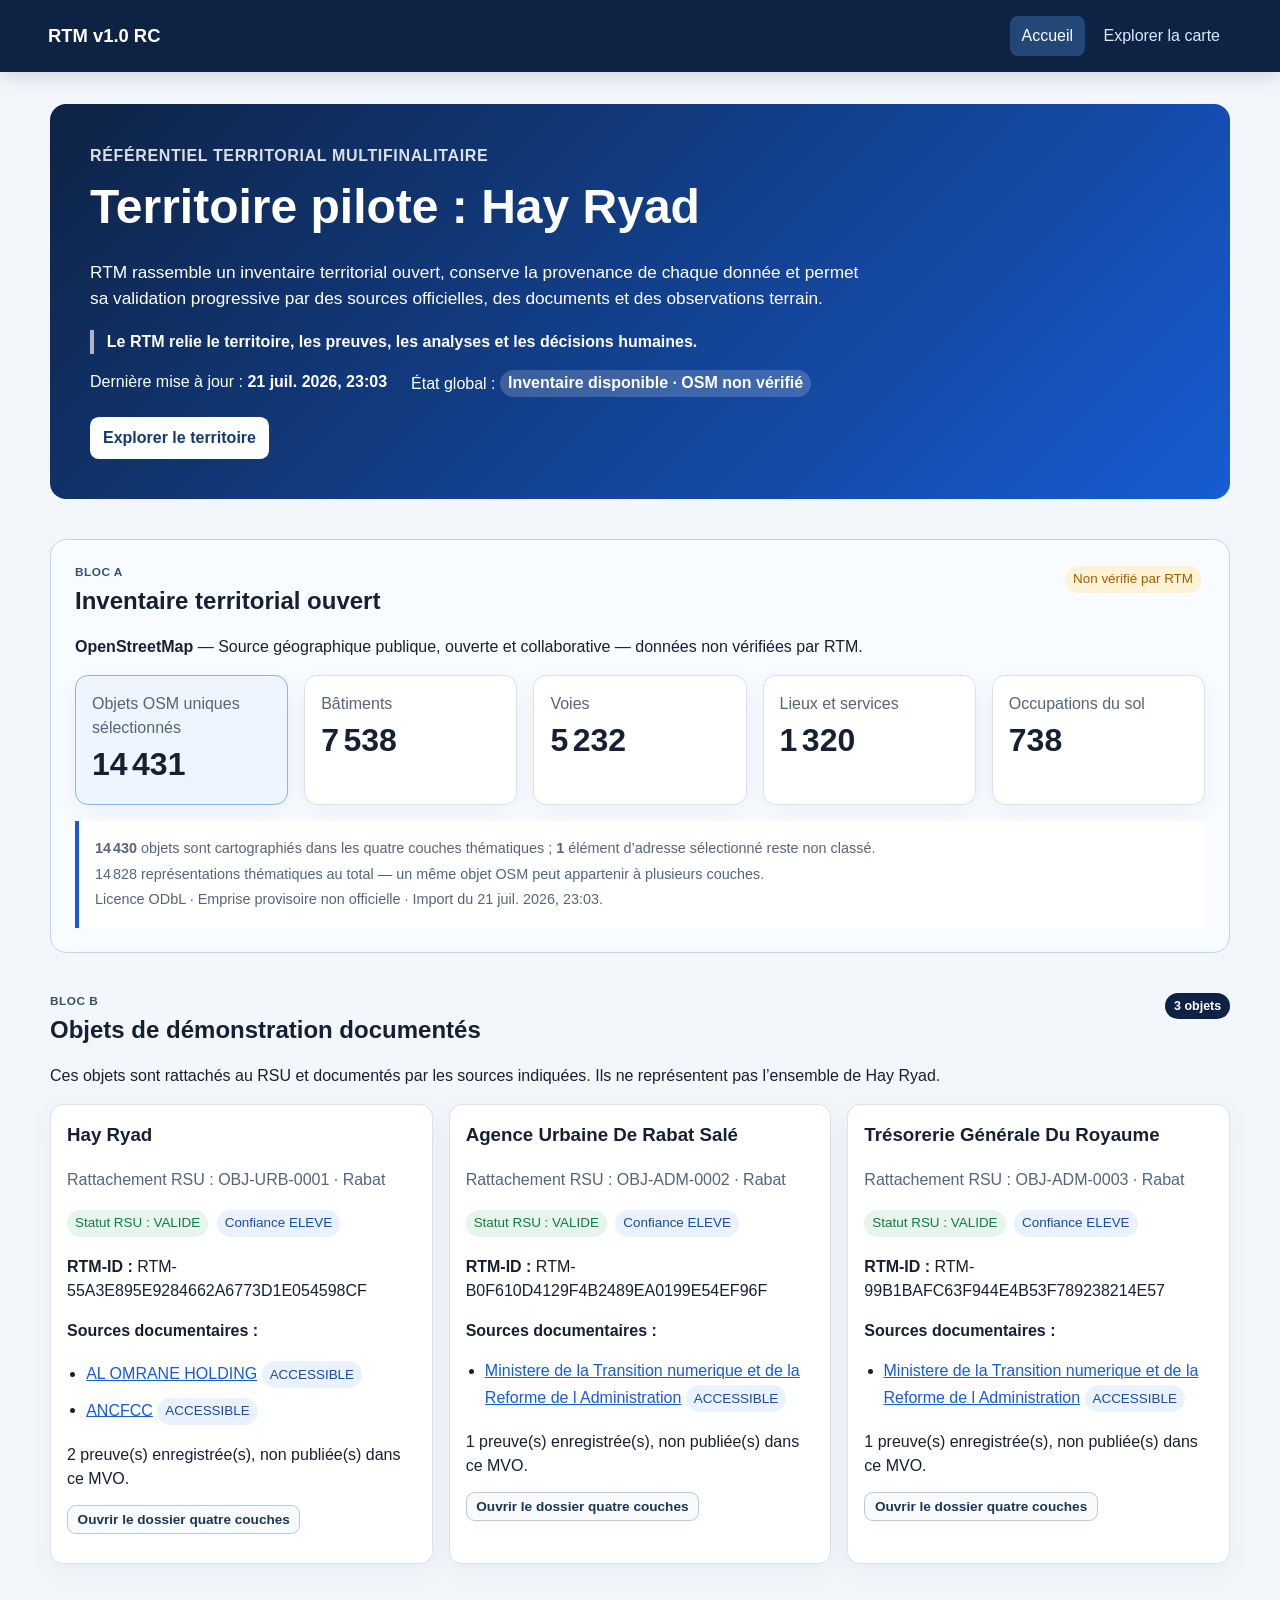
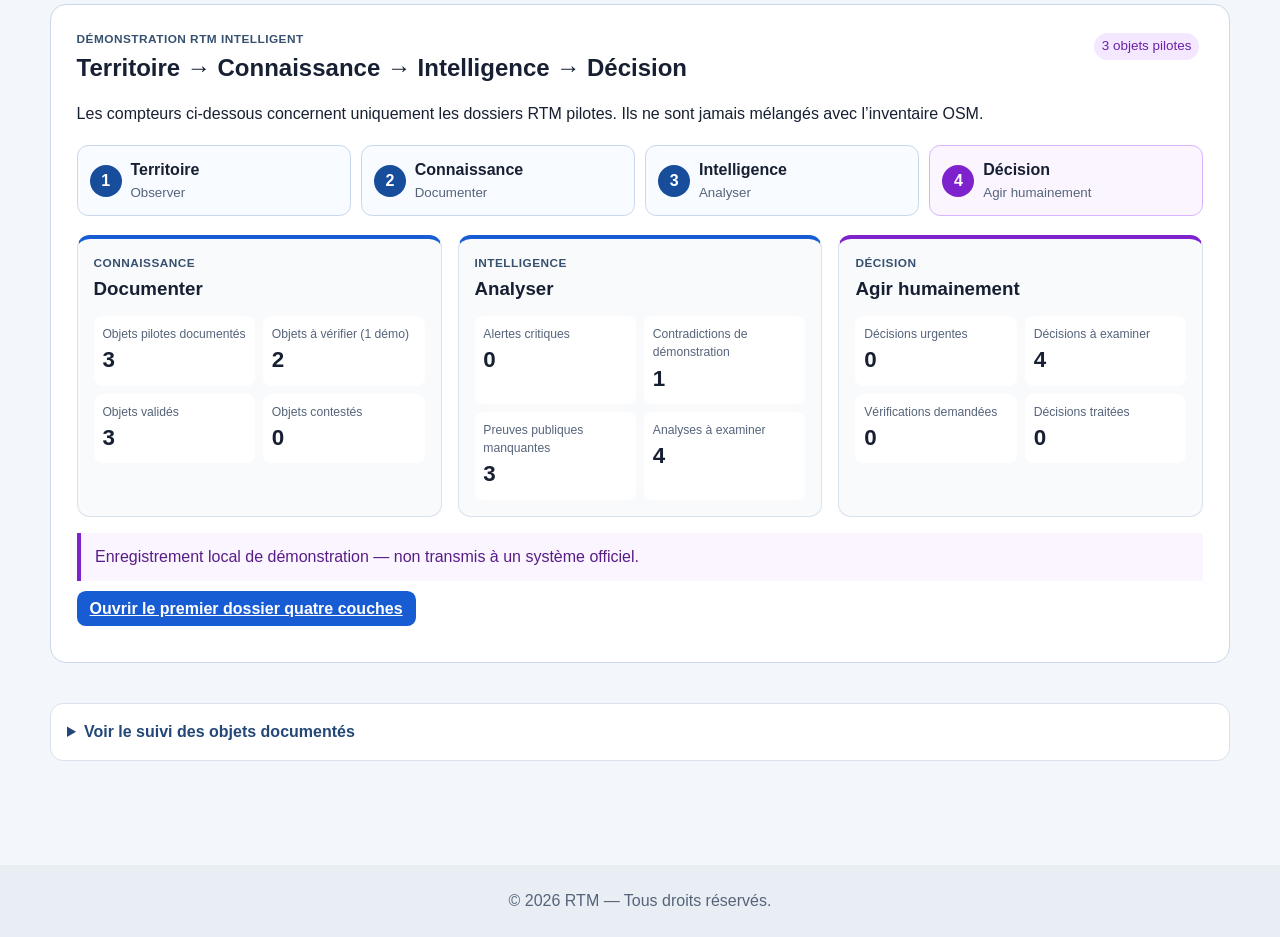
<file: public/index.html>
<!doctype html>
<html lang="fr">
<head>
  <meta charset="utf-8">
  <meta name="viewport" content="width=device-width, initial-scale=1">
  <meta name="description" content="Inventaire territorial ouvert et objets RTM documentés pour le territoire pilote Hay Ryad.">
  <title>RTM v1.0 RC — Tableau de bord</title>
  <link rel="icon" href="data:,">
  <link rel="stylesheet" href="assets/styles.css">
  <script src="assets/app.js" defer></script>
  <script src="assets/four-layers.js" defer></script>
</head>
<body data-page="dashboard">
  <header class="site-header">
    <a class="brand" href="index.html" aria-label="Accueil RTM">RTM v1.0 RC</a>
    <nav aria-label="Navigation principale">
      <a aria-current="page" href="index.html">Accueil</a>
      <a href="map.html">Explorer la carte</a>
    </nav>
  </header>
  <main>
    <section class="hero">
      <p class="eyebrow">Référentiel Territorial Multifinalitaire</p>
      <h1>Territoire pilote : Hay Ryad</h1>
      <p class="hero-intro">RTM rassemble un inventaire territorial ouvert, conserve la provenance de chaque donnée et permet sa validation progressive par des sources officielles, des documents et des observations terrain.</p>
      <p class="hero-bridge">Le RTM relie le territoire, les preuves, les analyses et les décisions humaines.</p>
      <div class="meta-line">
        <span>Dernière mise à jour : <strong id="last-updated">Chargement…</strong></span>
        <span>État global : <strong id="global-status" class="status">Chargement…</strong></span>
      </div>
      <p class="hero-action"><a class="button light" href="map.html">Explorer le territoire</a></p>
    </section>

    <section class="inventory-section" aria-labelledby="inventory-title">
      <div class="section-heading">
        <div>
          <p class="eyebrow dark">Bloc A</p>
          <h2 id="inventory-title">Inventaire territorial ouvert</h2>
        </div>
        <span class="tag warn">Non vérifié par RTM</span>
      </div>
      <p><strong>OpenStreetMap</strong> — Source géographique publique, ouverte et collaborative — données non vérifiées par RTM.</p>
      <div id="inventory-metrics" class="metric-grid inventory-metrics" aria-live="polite"></div>
      <div id="inventory-method" class="method-note" aria-live="polite"></div>
    </section>

    <section aria-labelledby="objects-title">
      <div class="section-heading">
        <div>
          <p class="eyebrow dark">Bloc B</p>
          <h2 id="objects-title">Objets de démonstration documentés</h2>
        </div>
        <strong id="documented-count" class="count-badge">0 objet</strong>
      </div>
      <p>Ces objets sont rattachés au RSU et documentés par les sources indiquées. Ils ne représentent pas l’ensemble de Hay Ryad.</p>
      <div id="objects" class="object-grid" aria-live="polite"></div>
    </section>

    <section class="decision-zone" aria-labelledby="decision-zone-title">
      <div class="section-heading">
        <div>
          <p class="eyebrow dark">Démonstration RTM intelligent</p>
          <h2 id="decision-zone-title">Territoire → Connaissance → Intelligence → Décision</h2>
        </div>
        <span class="tag demo">3 objets pilotes</span>
      </div>
      <p>Les compteurs ci-dessous concernent uniquement les dossiers RTM pilotes. Ils ne sont jamais mélangés avec l’inventaire OSM.</p>
      <div class="four-layer-overview" aria-label="Les quatre couches du RTM">
        <div class="layer-step"><span>1</span><strong>Territoire</strong><small>Observer</small></div>
        <div class="layer-step"><span>2</span><strong>Connaissance</strong><small>Documenter</small></div>
        <div class="layer-step"><span>3</span><strong>Intelligence</strong><small>Analyser</small></div>
        <div class="layer-step human"><span>4</span><strong>Décision</strong><small>Agir humainement</small></div>
      </div>
      <div id="four-layer-dashboard" aria-live="polite"><p class="muted">Chargement des dossiers pilotes…</p></div>
    </section>

    <details class="secondary-disclosure">
      <summary>Voir le suivi des objets documentés</summary>
      <div class="secondary-content">
        <section aria-labelledby="alerts-title">
          <h2 id="alerts-title">Alertes visibles</h2>
          <div id="alerts" aria-live="polite"></div>
        </section>
        <section aria-labelledby="history-title">
          <h2 id="history-title">Historique récent</h2>
          <div class="table-wrap">
            <table>
              <thead><tr><th>Date</th><th>Type</th><th>Objet</th><th>Sources</th></tr></thead>
              <tbody id="history"></tbody>
            </table>
          </div>
        </section>
      </div>
    </details>
  </main>
  <footer>© 2026 RTM — Tous droits réservés.</footer>
</body>
</html>
</file>
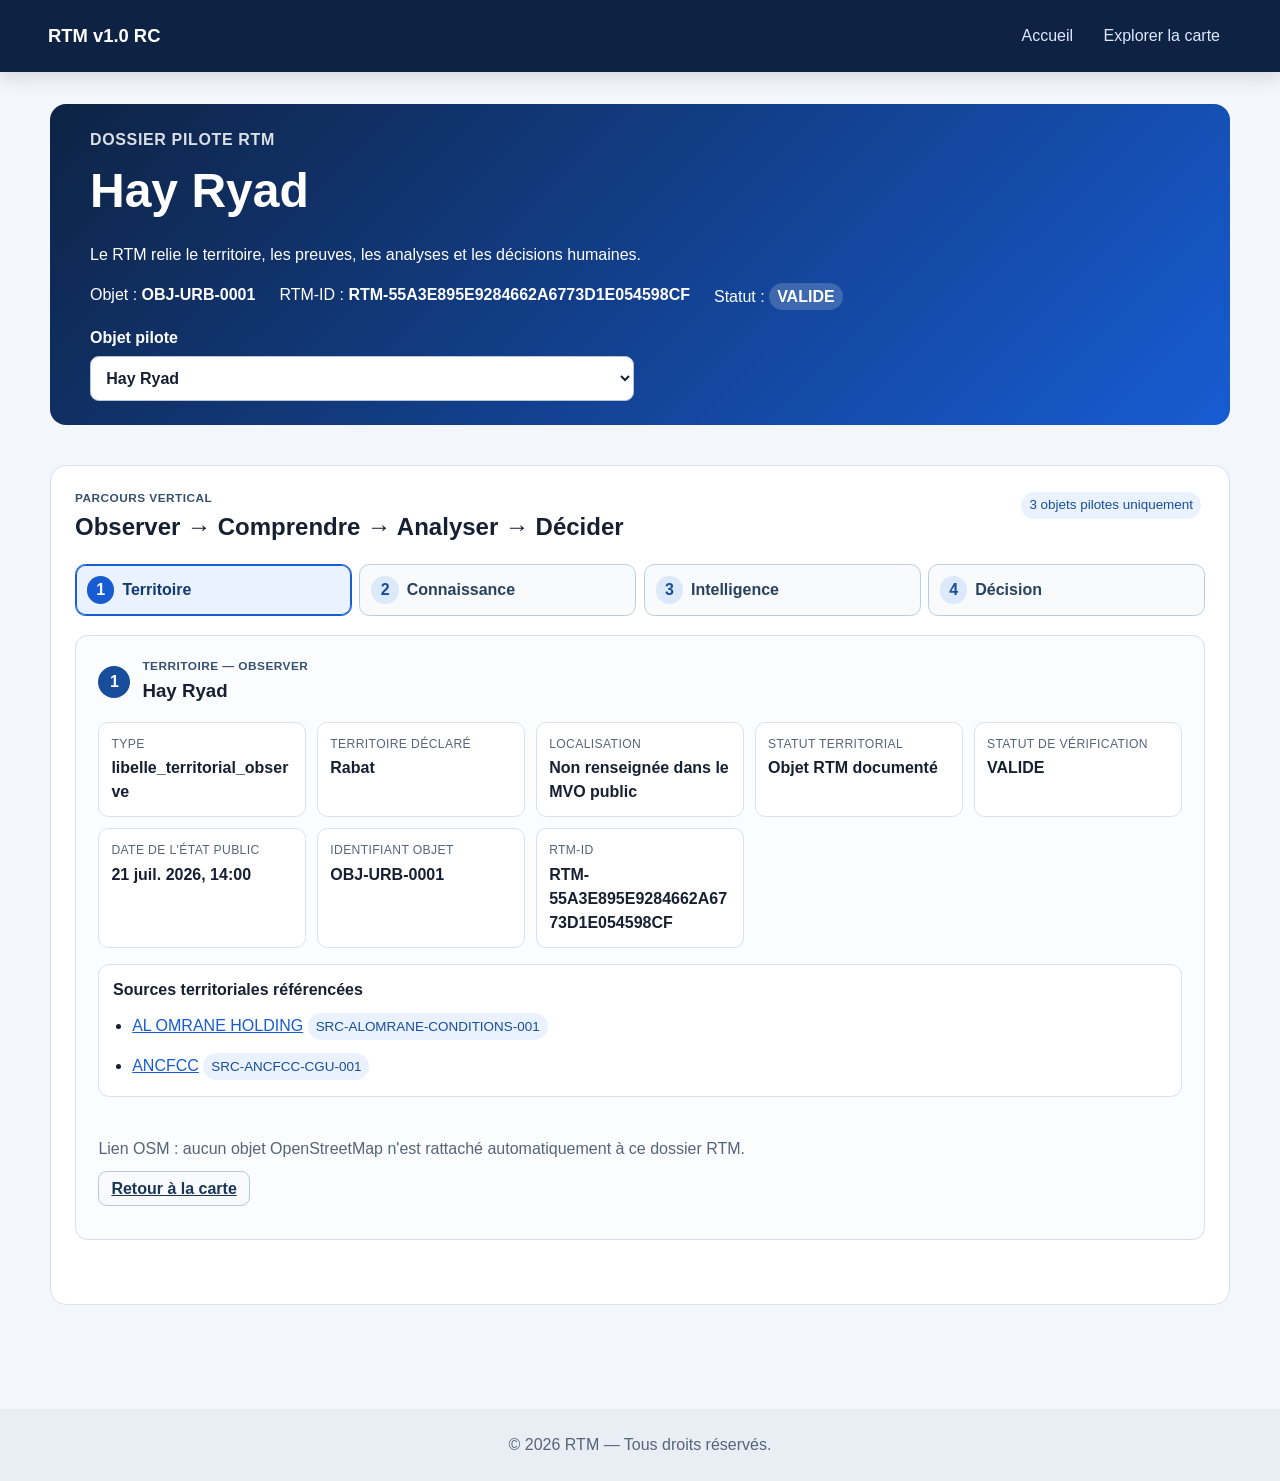
<file: public/object.html>
<!doctype html>
<html lang="fr">
<head>
  <meta charset="utf-8">
  <meta name="viewport" content="width=device-width, initial-scale=1">
  <meta name="description" content="Dossier de connaissance, analyse explicable et décision humaine locale pour un objet pilote RTM.">
  <title>RTM v1.0 RC — Dossier quatre couches</title>
  <link rel="icon" href="data:,">
  <link rel="stylesheet" href="assets/styles.css">
  <script src="assets/four-layers.js" defer></script>
</head>
<body data-page="object">
  <header class="site-header">
    <a class="brand" href="index.html" aria-label="Accueil RTM">RTM v1.0 RC</a>
    <nav aria-label="Navigation principale">
      <a href="index.html">Accueil</a>
      <a href="map.html">Explorer la carte</a>
    </nav>
  </header>
  <main>
    <section class="hero compact object-hero">
      <p class="eyebrow">Dossier pilote RTM</p>
      <h1 id="object-title">Chargement du dossier…</h1>
      <p>Le RTM relie le territoire, les preuves, les analyses et les décisions humaines.</p>
      <div id="object-summary" class="meta-line" aria-live="polite"></div>
      <label class="object-picker" for="object-selector">
        <span>Objet pilote</span>
        <select id="object-selector" aria-label="Choisir un objet pilote"></select>
      </label>
    </section>

    <section class="four-layer-shell" aria-labelledby="four-layer-title">
      <div class="section-heading">
        <div>
          <p class="eyebrow dark">Parcours vertical</p>
          <h2 id="four-layer-title">Observer → Comprendre → Analyser → Décider</h2>
        </div>
        <span class="tag">3 objets pilotes uniquement</span>
      </div>

      <div class="layer-tabs" role="tablist" aria-label="Couches du dossier RTM">
        <button id="tab-territory" type="button" role="tab" aria-selected="true" aria-controls="panel-territory" data-layer-tab="territory"><span>1</span> Territoire</button>
        <button id="tab-knowledge" type="button" role="tab" aria-selected="false" aria-controls="panel-knowledge" data-layer-tab="knowledge"><span>2</span> Connaissance</button>
        <button id="tab-analysis" type="button" role="tab" aria-selected="false" aria-controls="panel-analysis" data-layer-tab="analysis"><span>3</span> Intelligence</button>
        <button id="tab-decision" type="button" role="tab" aria-selected="false" aria-controls="panel-decision" data-layer-tab="decision"><span>4</span> Décision</button>
      </div>

      <section id="panel-territory" class="layer-panel" role="tabpanel" aria-labelledby="tab-territory" data-layer-panel="territory">
        <div id="territory-content" aria-live="polite"></div>
      </section>

      <section id="panel-knowledge" class="layer-panel" role="tabpanel" aria-labelledby="tab-knowledge" data-layer-panel="knowledge" hidden>
        <div id="knowledge-content" aria-live="polite"></div>
      </section>

      <section id="panel-analysis" class="layer-panel" role="tabpanel" aria-labelledby="tab-analysis" data-layer-panel="analysis" hidden>
        <div class="panel-action-row">
          <div>
            <p class="eyebrow dark">Moteur déclaratif</p>
            <h3>Analyse explicable</h3>
          </div>
          <button id="rerun-analysis" class="button" type="button">Relancer l’analyse</button>
        </div>
        <p class="prudence-note">Une analyse automatique est un constat explicable, jamais une vérité certaine ni une décision.</p>
        <div id="analysis-run-summary" class="analysis-summary" aria-live="polite"></div>
        <div id="analysis-results" class="analysis-list" aria-live="polite"></div>
      </section>

      <section id="panel-decision" class="layer-panel" role="tabpanel" aria-labelledby="tab-decision" data-layer-panel="decision" hidden>
        <div class="panel-action-row">
          <div>
            <p class="eyebrow dark">Validation humaine</p>
            <h3>Décision locale de démonstration</h3>
          </div>
          <button id="reset-local-decisions" class="button secondary" type="button">Réinitialiser les décisions locales</button>
        </div>
        <p class="local-storage-note">Enregistrement local de démonstration — non transmis à un système officiel.</p>
        <label class="decision-picker" for="decision-analysis-picker">
          <span>Analyse à examiner</span>
          <select id="decision-analysis-picker"></select>
        </label>
        <div id="decision-detail" aria-live="polite"></div>
        <div class="decision-actions" aria-label="Actions de décision humaine">
          <button type="button" class="button" data-decision-action="APPROUVER">Approuver</button>
          <button type="button" class="button secondary" data-decision-action="REJETER">Rejeter</button>
          <button type="button" class="button secondary" data-decision-action="DEMANDER_VERIFICATION">Demander une vérification</button>
          <button type="button" class="button secondary" data-decision-action="MARQUER_TRAITE">Marquer comme traité</button>
        </div>
        <p id="decision-feedback" class="decision-feedback" aria-live="polite"></p>
      </section>
    </section>
  </main>
  <footer>© 2026 RTM — Tous droits réservés.</footer>
</body>
</html>
</file>
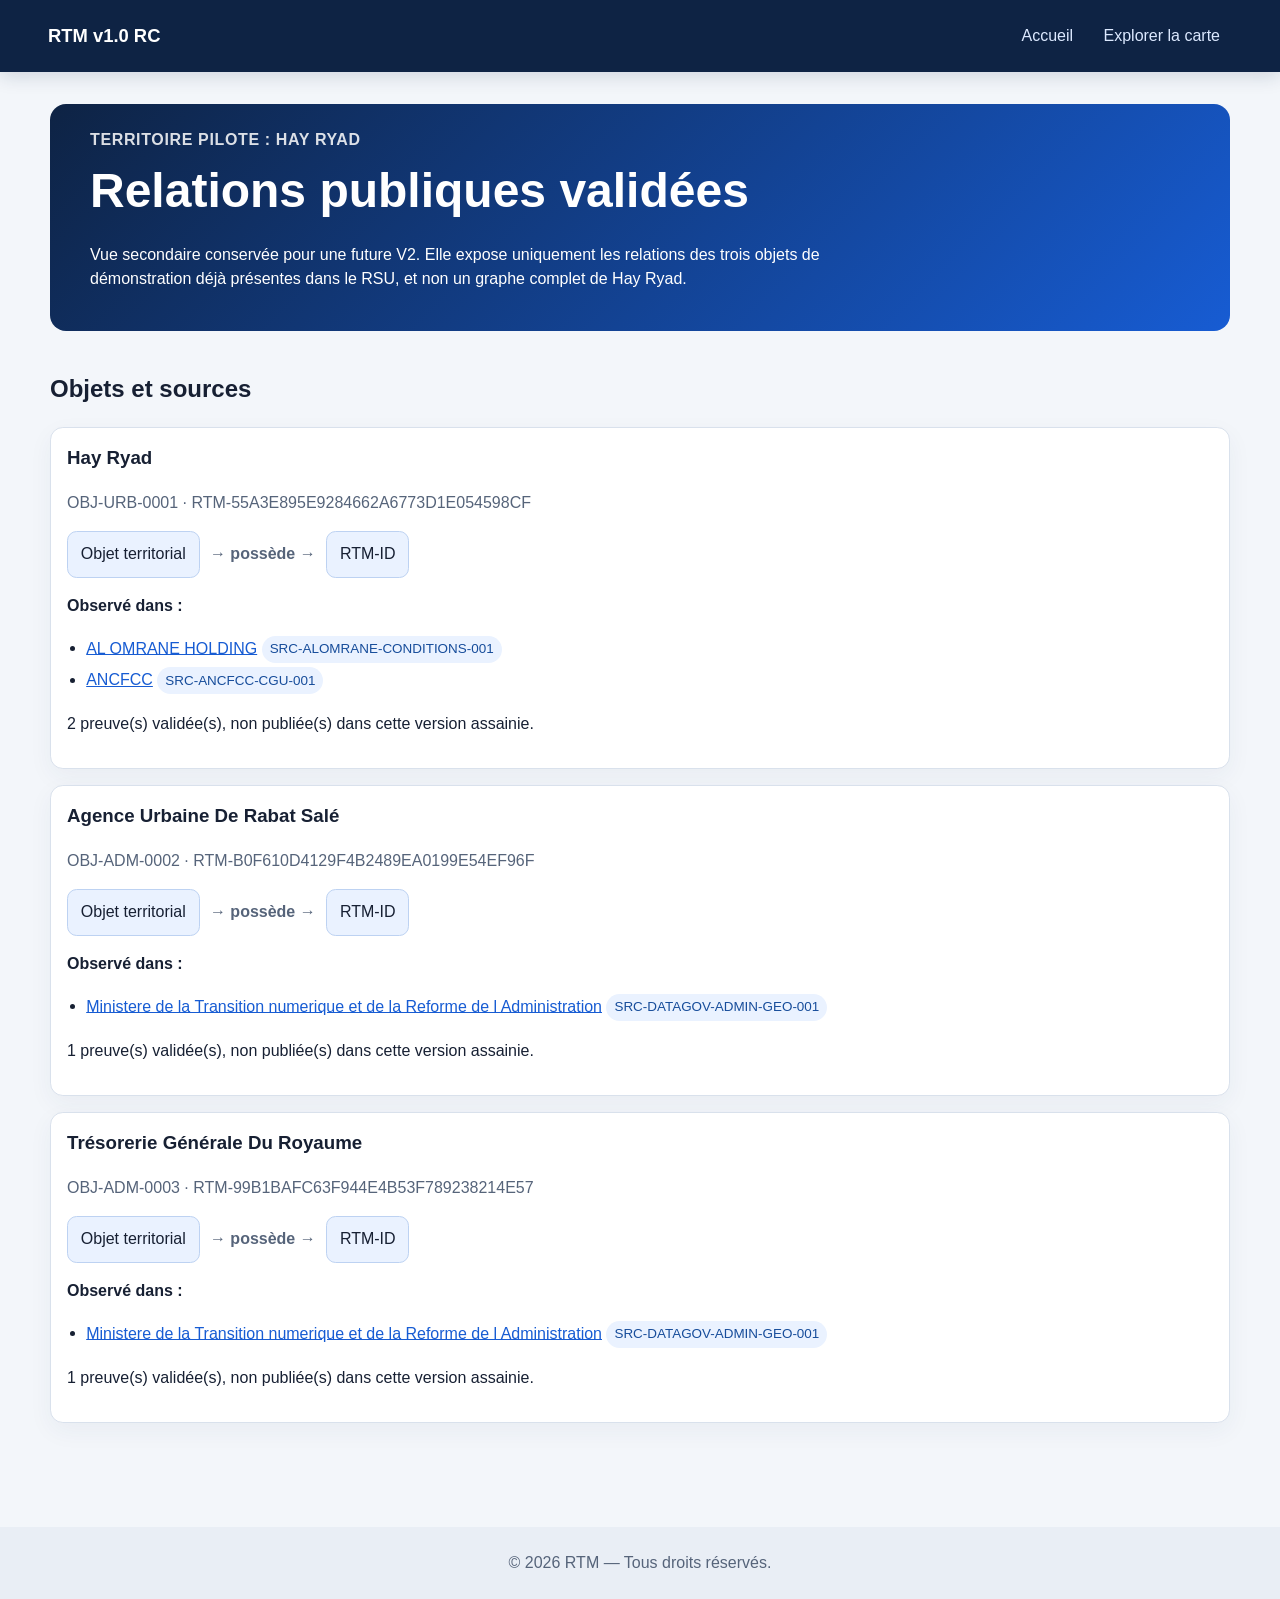
<file: public/relations.html>
<!doctype html>
<html lang="fr">
<head>
  <meta charset="utf-8">
  <meta name="viewport" content="width=device-width, initial-scale=1">
  <meta name="description" content="Graphe public des relations validées entre objets RTM et sources.">
  <title>RTM v1.0 RC — Graphe</title>
  <link rel="icon" href="data:,">
  <link rel="stylesheet" href="assets/styles.css">
  <script src="assets/app.js" defer></script>
</head>
<body data-page="relations">
  <header class="site-header">
    <a class="brand" href="index.html" aria-label="Accueil RTM">RTM v1.0 RC</a>
    <nav aria-label="Navigation principale">
      <a href="index.html">Accueil</a>
      <a href="map.html">Explorer la carte</a>
    </nav>
  </header>
  <main>
    <section class="hero compact">
      <p class="eyebrow">Territoire pilote : Hay Ryad</p>
      <h1>Relations publiques validées</h1>
      <p>Vue secondaire conservée pour une future V2. Elle expose uniquement les relations des trois objets de démonstration déjà présentes dans le RSU, et non un graphe complet de Hay Ryad.</p>
    </section>
    <section aria-labelledby="relations-title">
      <h2 id="relations-title">Objets et sources</h2>
      <div id="relations" class="relations-list" aria-live="polite"></div>
    </section>
  </main>
  <footer>© 2026 RTM — Tous droits réservés.</footer>
</body>
</html>
</file>
<file: public/assets/styles.css>
:root {
  color-scheme: light;
  --ink: #172033;
  --muted: #56647a;
  --surface: #ffffff;
  --canvas: #f3f6fa;
  --line: #d9e1ec;
  --brand: #175cd3;
  --brand-soft: #eaf2ff;
  --good: #117a43;
  --warn: #a15c00;
  --critical: #b42318;
  font-family: "Segoe UI", Arial, sans-serif;
}

* { box-sizing: border-box; }
body { margin: 0; color: var(--ink); background: var(--canvas); line-height: 1.5; }
a { color: var(--brand); }
.site-header { position: relative; z-index: 1001; display: flex; justify-content: space-between; align-items: center; gap: 1rem; padding: 1rem clamp(1rem, 4vw, 3rem); background: #0e2344; color: #fff; box-shadow: 0 4px 18px rgba(14,35,68,.16); }
.brand { color: #fff; font-size: 1.15rem; font-weight: 800; text-decoration: none; }
nav { display: flex; gap: .4rem; flex-wrap: wrap; }
nav a { color: #dce9ff; padding: .5rem .75rem; border-radius: .5rem; text-decoration: none; }
nav a:hover, nav a[aria-current="page"] { color: #fff; background: #234877; }
main { width: min(1180px, calc(100% - 2rem)); margin: 0 auto; padding: 2rem 0 4rem; }
section { margin-bottom: 2.5rem; }
.hero { padding: clamp(1.4rem, 4vw, 2.5rem); background: linear-gradient(135deg, #0e2344, #175cd3); color: #fff; border-radius: 1rem; }
.hero.compact { padding-block: 1.5rem; }
.hero h1 { margin: .2rem 0 .7rem; font-size: clamp(1.8rem, 4vw, 3rem); }
.hero p { max-width: 780px; }
.hero-intro { font-size: 1.08rem; }
.hero-bridge { padding-left: .8rem; border-left: .25rem solid rgba(255,255,255,.65); font-weight: 700; }
.hero-action { margin: 1.25rem 0 0; }
.eyebrow { margin: 0; font-weight: 700; letter-spacing: .04em; text-transform: uppercase; opacity: .85; }
.meta-line { display: flex; gap: .75rem 1.5rem; flex-wrap: wrap; }
.status { display: inline-block; padding: .1rem .5rem; border-radius: 999px; background: rgba(255,255,255,.18); }
.metric-grid, .object-grid { display: grid; grid-template-columns: repeat(auto-fit, minmax(190px, 1fr)); gap: 1rem; }
.metric, .object-card, .alert, .relation-card, .detail-panel { background: var(--surface); border: 1px solid var(--line); border-radius: .8rem; padding: 1rem; box-shadow: 0 8px 24px rgba(30,55,90,.05); }
.object-card { overflow-wrap: anywhere; }
.metric strong { display: block; font-size: 2rem; }
.metric span, .muted { color: var(--muted); }
.object-card h3, .relation-card h3 { margin-top: 0; }
.tag { display: inline-block; margin: .15rem .25rem .15rem 0; padding: .2rem .5rem; border-radius: 999px; background: var(--brand-soft); color: #174d9b; font-size: .84rem; }
.tag.good { background: #e6f6ed; color: var(--good); }
.tag.warn { background: #fff3d6; color: var(--warn); }
.tag.critical { background: #feeceb; color: var(--critical); }
.tag.demo { background: #f3e8ff; color: #6b21a8; }
.alert { border-left: .35rem solid var(--critical); }
.alert h3 { margin: 0 0 .35rem; color: var(--critical); }
.table-wrap { overflow-x: auto; background: var(--surface); border: 1px solid var(--line); border-radius: .8rem; }
table { width: 100%; border-collapse: collapse; }
th, td { text-align: left; padding: .8rem; border-bottom: 1px solid var(--line); vertical-align: top; }
th { background: #edf2f8; }
tr:last-child td { border-bottom: 0; }
.map-hero { margin-bottom: 1.25rem; }
.map-source-note { margin: 1rem 0 0; padding: .75rem .9rem; border-left: .3rem solid #9cc2ff; background: rgba(255,255,255,.1); }
.map-disclaimer { margin: 1rem 0 0; padding: .75rem .9rem; border: 1px solid rgba(255,255,255,.35); border-radius: .7rem; background: rgba(255,255,255,.12); }
.map-workspace { display: grid; grid-template-columns: minmax(260px, 310px) minmax(0, 1fr); grid-template-areas: "controls stage" "details stage"; gap: 1rem; align-items: start; }
.map-panel { grid-area: controls; background: var(--surface); border: 1px solid var(--line); border-radius: .85rem; box-shadow: 0 8px 24px rgba(30,55,90,.05); overflow: hidden; }
.map-panel > summary { display: none; padding: .9rem 1rem; cursor: pointer; font-weight: 750; }
.map-panel-content { padding: 1rem; }
.panel-heading { display: flex; align-items: flex-start; justify-content: space-between; gap: .75rem; margin-bottom: 1rem; }
.panel-heading h2 { margin: .1rem 0 0; font-size: 1.15rem; }
.eyebrow.dark { color: #36506f; font-size: .74rem; opacity: 1; }
.count-badge { flex: 0 0 auto; padding: .25rem .55rem; border-radius: 999px; background: #0e2344; color: #fff; font-size: .78rem; font-weight: 750; }
.search-field { display: grid; gap: .35rem; margin-bottom: 1rem; color: var(--muted); font-size: .86rem; font-weight: 650; }
.search-field input { width: 100%; min-height: 2.7rem; padding: .6rem .7rem; border: 1px solid #b8c5d6; border-radius: .55rem; background: #fff; color: var(--ink); font: inherit; }
.search-field input:focus { outline: 3px solid rgba(23,92,211,.18); border-color: var(--brand); }
.search-results { display: grid; gap: .35rem; margin: -.55rem 0 1rem; }
.search-results:empty { display: none; }
.search-results p { margin: 0; font-size: .8rem; }
.search-results button { display: grid; gap: .1rem; width: 100%; padding: .55rem .65rem; border: 1px solid #c8d4e2; border-radius: .55rem; background: #f8fafc; color: var(--ink); font: inherit; text-align: left; cursor: pointer; }
.search-results button:hover, .search-results button:focus-visible { border-color: var(--brand); background: var(--brand-soft); outline: 0; }
.search-results button strong { font-size: .82rem; }
.search-results button span { color: var(--muted); font-size: .72rem; }
.control-group { display: grid; gap: .45rem; margin: 0 0 1rem; padding: .8rem; border: 1px solid var(--line); border-radius: .65rem; }
.control-group legend { padding: 0 .35rem; color: #30445f; font-size: .85rem; font-weight: 750; }
.control-group label { display: flex; align-items: flex-start; gap: .5rem; min-height: 1.6rem; color: #34445d; font-size: .86rem; cursor: pointer; }
.control-group input { margin-top: .18rem; accent-color: var(--brand); }
.legend { display: grid; grid-template-columns: 1fr 1fr; gap: .45rem .7rem; font-size: .78rem; color: var(--muted); }
.legend h3 { grid-column: 1 / -1; margin: 0 0 .2rem; color: var(--ink); font-size: .9rem; }
.legend span { display: flex; align-items: center; gap: .4rem; }
.legend-swatch { width: .85rem; height: .85rem; border: 2px solid currentColor; border-radius: .18rem; background: currentColor; opacity: .78; }
.legend-swatch.rtm { color: #ea580c; border-radius: 50%; }
.legend-swatch.place { color: #8b5cf6; border-radius: 50%; }
.legend-swatch.road { height: .2rem; color: #2563eb; border: 0; }
.legend-swatch.building { color: #94a3b8; }
.legend-swatch.landuse { color: #65a30d; }
.legend-swatch.observation { color: #be123c; border-radius: 50%; }
.map-stage { grid-area: stage; min-width: 0; padding: .65rem; border: 1px solid var(--line); border-radius: .85rem; background: var(--surface); box-shadow: 0 8px 24px rgba(30,55,90,.05); }
.map-toolbar { display: flex; align-items: center; justify-content: space-between; gap: .75rem; min-height: 2.8rem; padding: 0 .15rem .65rem; }
.button { min-height: 2.35rem; padding: .5rem .75rem; border: 1px solid transparent; border-radius: .55rem; background: var(--brand); color: #fff; font: inherit; font-weight: 700; cursor: pointer; }
.button:hover { filter: brightness(.94); }
.button:focus-visible { outline: 3px solid rgba(23,92,211,.25); outline-offset: 2px; }
.button.light { display: inline-flex; align-items: center; background: #fff; color: #123b70; text-decoration: none; }
.button.secondary { border-color: #b9c8da; background: #f8fafc; color: #193656; }
.button.small { min-height: 2rem; padding: .38rem .6rem; font-size: .85rem; text-decoration: none; }
.button:disabled { cursor: not-allowed; filter: grayscale(.7); opacity: .55; }
.map-status { color: var(--muted); font-size: .8rem; text-align: right; }
.error-text { color: var(--critical); font-weight: 700; }
.leaflet-map { width: 100%; height: min(72vh, 720px); min-height: 560px; border-radius: .6rem; background: #dce5ec; }
.leaflet-container { font-family: "Segoe UI", Arial, sans-serif; }
.leaflet-tooltip { border: 0; border-radius: .4rem; box-shadow: 0 5px 18px rgba(14,35,68,.2); color: var(--ink); font-weight: 650; }
.map-detail { grid-area: details; min-height: 10rem; margin: 0; overflow-wrap: anywhere; }
.map-detail h2 { margin: .15rem 0 .65rem; font-size: 1.2rem; }
.feature-details { display: grid; gap: .55rem; margin: .8rem 0 0; }
.feature-details div { padding-top: .5rem; border-top: 1px solid var(--line); }
.feature-details dt { color: var(--muted); font-size: .75rem; font-weight: 750; text-transform: uppercase; letter-spacing: .035em; }
.feature-details dd { margin: .12rem 0 0; font-size: .88rem; }
.relations-list { display: grid; gap: 1rem; }
.relation-flow { display: flex; align-items: center; gap: .65rem; flex-wrap: wrap; margin: .8rem 0; }
.node { padding: .65rem .8rem; border: 1px solid #bdd2f2; border-radius: .6rem; background: var(--brand-soft); }
.arrow { color: var(--muted); font-weight: 700; }
.source-list { margin: .6rem 0 0; padding-left: 1.2rem; }
.source-list.compact { display: grid; gap: .35rem; }
.section-heading { display: flex; align-items: flex-start; justify-content: space-between; gap: 1rem; margin-bottom: .7rem; }
.section-heading h2 { margin: .1rem 0 0; }
.inventory-section { padding: clamp(1.1rem, 3vw, 1.5rem); border: 1px solid #bfd3ef; border-radius: 1rem; background: #f8fbff; }
.inventory-metrics .metric:first-child { border-color: #8bb2e9; background: #eef5ff; }
.method-note { margin-top: 1rem; padding: .8rem 1rem; border-left: .3rem solid var(--brand); background: #fff; color: var(--muted); font-size: .9rem; }
.method-note p { margin: .25rem 0; }
.secondary-disclosure { margin-bottom: 2.5rem; border: 1px solid var(--line); border-radius: .8rem; background: var(--surface); }
.secondary-disclosure > summary { padding: 1rem; color: #234877; font-weight: 750; cursor: pointer; }
.secondary-content { padding: 0 1rem 1rem; }
.secondary-content section:last-child { margin-bottom: 0; }
.decision-zone { padding: clamp(1.1rem, 3vw, 1.6rem); border: 1px solid #c9d7ea; border-radius: 1rem; background: #fff; }
.four-layer-overview { display: grid; grid-template-columns: repeat(4, 1fr); gap: .65rem; margin: 1.2rem 0; }
.layer-step { display: grid; grid-template-columns: auto 1fr; gap: .05rem .55rem; align-items: center; padding: .75rem; border: 1px solid #c8d7eb; border-radius: .7rem; background: #f8fbff; }
.layer-step > span, .layer-number { display: inline-grid; place-items: center; width: 2rem; height: 2rem; grid-row: 1 / span 2; border-radius: 50%; background: #174d9b; color: #fff; font-weight: 800; }
.layer-step small { color: var(--muted); }
.layer-step.human { border-color: #d8b4fe; background: #faf5ff; }
.layer-step.human > span { background: #7e22ce; }
.decision-dashboard-grid { display: grid; grid-template-columns: repeat(3, 1fr); gap: 1rem; }
.decision-group { padding: 1rem; border: 1px solid var(--line); border-top: .3rem solid var(--brand); border-radius: .8rem; background: #f8fafc; }
.decision-group.human { border-top-color: #7e22ce; }
.decision-group h3 { margin: .15rem 0 .8rem; }
.decision-metric-grid { display: grid; grid-template-columns: 1fr 1fr; gap: .5rem; }
.decision-metric { padding: .55rem; border-radius: .55rem; background: #fff; }
.decision-metric span { display: block; color: var(--muted); font-size: .76rem; }
.decision-metric strong { font-size: 1.4rem; }
.object-picker, .decision-picker { display: grid; gap: .35rem; max-width: 34rem; margin-top: 1rem; font-weight: 700; }
.object-picker select, .decision-picker select { min-height: 2.8rem; padding: .55rem .7rem; border: 1px solid #b8c5d6; border-radius: .55rem; background: #fff; color: var(--ink); font: inherit; }
.four-layer-shell { padding: clamp(1rem, 3vw, 1.5rem); border: 1px solid var(--line); border-radius: 1rem; background: #fff; }
.layer-tabs { display: grid; grid-template-columns: repeat(4, 1fr); gap: .45rem; margin: 1.2rem 0; }
.layer-tabs button { display: flex; align-items: center; gap: .5rem; min-height: 3.2rem; padding: .6rem .7rem; border: 1px solid #bdcce0; border-radius: .65rem; background: #f8fafc; color: #27415f; font: inherit; font-weight: 750; cursor: pointer; }
.layer-tabs button span { display: inline-grid; place-items: center; width: 1.7rem; height: 1.7rem; border-radius: 50%; background: #dce9fb; color: #174d9b; }
.layer-tabs button[aria-selected="true"] { border-color: #175cd3; background: #eaf2ff; color: #123b70; box-shadow: inset 0 0 0 1px #175cd3; }
.layer-tabs button[aria-selected="true"] span { background: #175cd3; color: #fff; }
.layer-panel { min-height: 24rem; padding: clamp(1rem, 3vw, 1.4rem); border: 1px solid #d4deeb; border-radius: .8rem; background: #fbfcfe; }
.layer-heading { display: flex; align-items: center; gap: .75rem; margin-bottom: 1rem; }
.layer-heading h3, .panel-action-row h3 { margin: .1rem 0 0; }
.fact-grid, .knowledge-stat-grid { display: grid; grid-template-columns: repeat(auto-fit, minmax(190px, 1fr)); gap: .7rem; margin-bottom: 1rem; }
.fact-grid > div, .knowledge-stat-grid > div { padding: .75rem; border: 1px solid var(--line); border-radius: .65rem; background: #fff; overflow-wrap: anywhere; }
.fact-grid span, .knowledge-stat-grid span { display: block; color: var(--muted); font-size: .76rem; text-transform: uppercase; letter-spacing: .03em; }
.fact-grid strong, .knowledge-stat-grid strong { display: block; margin-top: .2rem; }
.knowledge-grid { display: grid; grid-template-columns: repeat(2, minmax(0, 1fr)); gap: .75rem; }
.knowledge-card { padding: .85rem; border: 1px solid var(--line); border-radius: .7rem; background: #fff; overflow-wrap: anywhere; }
.knowledge-card h4 { margin: 0 0 .55rem; }
.knowledge-card ul { display: grid; gap: .55rem; margin: 0; padding-left: 1.2rem; }
.panel-action-row { display: flex; justify-content: space-between; align-items: center; gap: 1rem; margin-bottom: .8rem; }
.prudence-note, .local-storage-note { padding: .75rem .9rem; border-left: .3rem solid var(--warn); background: #fff8e8; color: #6f4a09; }
.local-storage-note { border-left-color: #7e22ce; background: #faf5ff; color: #581c87; }
.analysis-summary { margin: .8rem 0; padding: .65rem .8rem; border-radius: .6rem; background: #eaf2ff; color: #123b70; }
.analysis-list { display: grid; gap: .75rem; }
.analysis-card { padding: 1rem; border: 1px solid var(--line); border-left: .35rem solid var(--good); border-radius: .7rem; background: #fff; }
.analysis-card.triggered { border-left-color: var(--warn); }
.analysis-card-heading { display: flex; justify-content: space-between; align-items: flex-start; gap: .75rem; }
.analysis-card h4 { margin: .1rem 0 0; }
.analysis-details { display: grid; grid-template-columns: repeat(2, minmax(0, 1fr)); gap: .55rem; margin: .8rem 0 0; }
.analysis-details div { padding: .6rem; border: 1px solid var(--line); border-radius: .55rem; background: #f8fafc; overflow-wrap: anywhere; }
.analysis-details dt { color: var(--muted); font-size: .74rem; font-weight: 750; text-transform: uppercase; }
.analysis-details dd { margin: .2rem 0 0; }
.decision-card { margin-top: 1rem; padding: 1rem; border: 1px solid #d8b4fe; border-radius: .75rem; background: #fff; }
.decision-actions { display: flex; flex-wrap: wrap; gap: .55rem; margin-top: 1rem; }
.decision-feedback { min-height: 1.5rem; color: var(--good); font-weight: 700; }
.error { color: var(--critical); font-weight: 700; }
.sr-only { position: absolute; width: 1px; height: 1px; padding: 0; margin: -1px; overflow: hidden; clip: rect(0,0,0,0); white-space: nowrap; border: 0; }
footer { padding: 1.5rem; text-align: center; color: var(--muted); background: #e9eef5; }
@media (max-width: 640px) {
  .site-header { align-items: flex-start; flex-direction: column; }
  main { width: min(100% - 1rem, 1180px); padding-top: 1rem; }
  .section-heading { align-items: flex-start; flex-direction: column; }
}

@media (max-width: 820px) {
  .four-layer-overview, .decision-dashboard-grid { grid-template-columns: 1fr 1fr; }
  .layer-tabs { grid-template-columns: 1fr 1fr; }
  .knowledge-grid, .analysis-details { grid-template-columns: 1fr; }
  .map-workspace { grid-template-columns: minmax(0, 1fr); grid-template-areas: "stage" "controls" "details"; }
  .map-panel > summary { display: list-item; }
  .map-panel:not([open]) .map-panel-content { display: none; }
  .leaflet-map { height: 58vh; min-height: 420px; }
  .map-status { max-width: 55%; }
}

@media (max-width: 480px) {
  .four-layer-overview, .decision-dashboard-grid { grid-template-columns: 1fr; }
  .decision-metric-grid { grid-template-columns: 1fr 1fr; }
  .panel-action-row, .analysis-card-heading { align-items: stretch; flex-direction: column; }
  .hero.compact { padding: 1.15rem; }
  .map-toolbar { align-items: stretch; flex-direction: column; }
  .map-status { max-width: none; text-align: left; }
  .leaflet-map { height: 54vh; min-height: 360px; }
  .legend { grid-template-columns: 1fr; }
}
</file>
